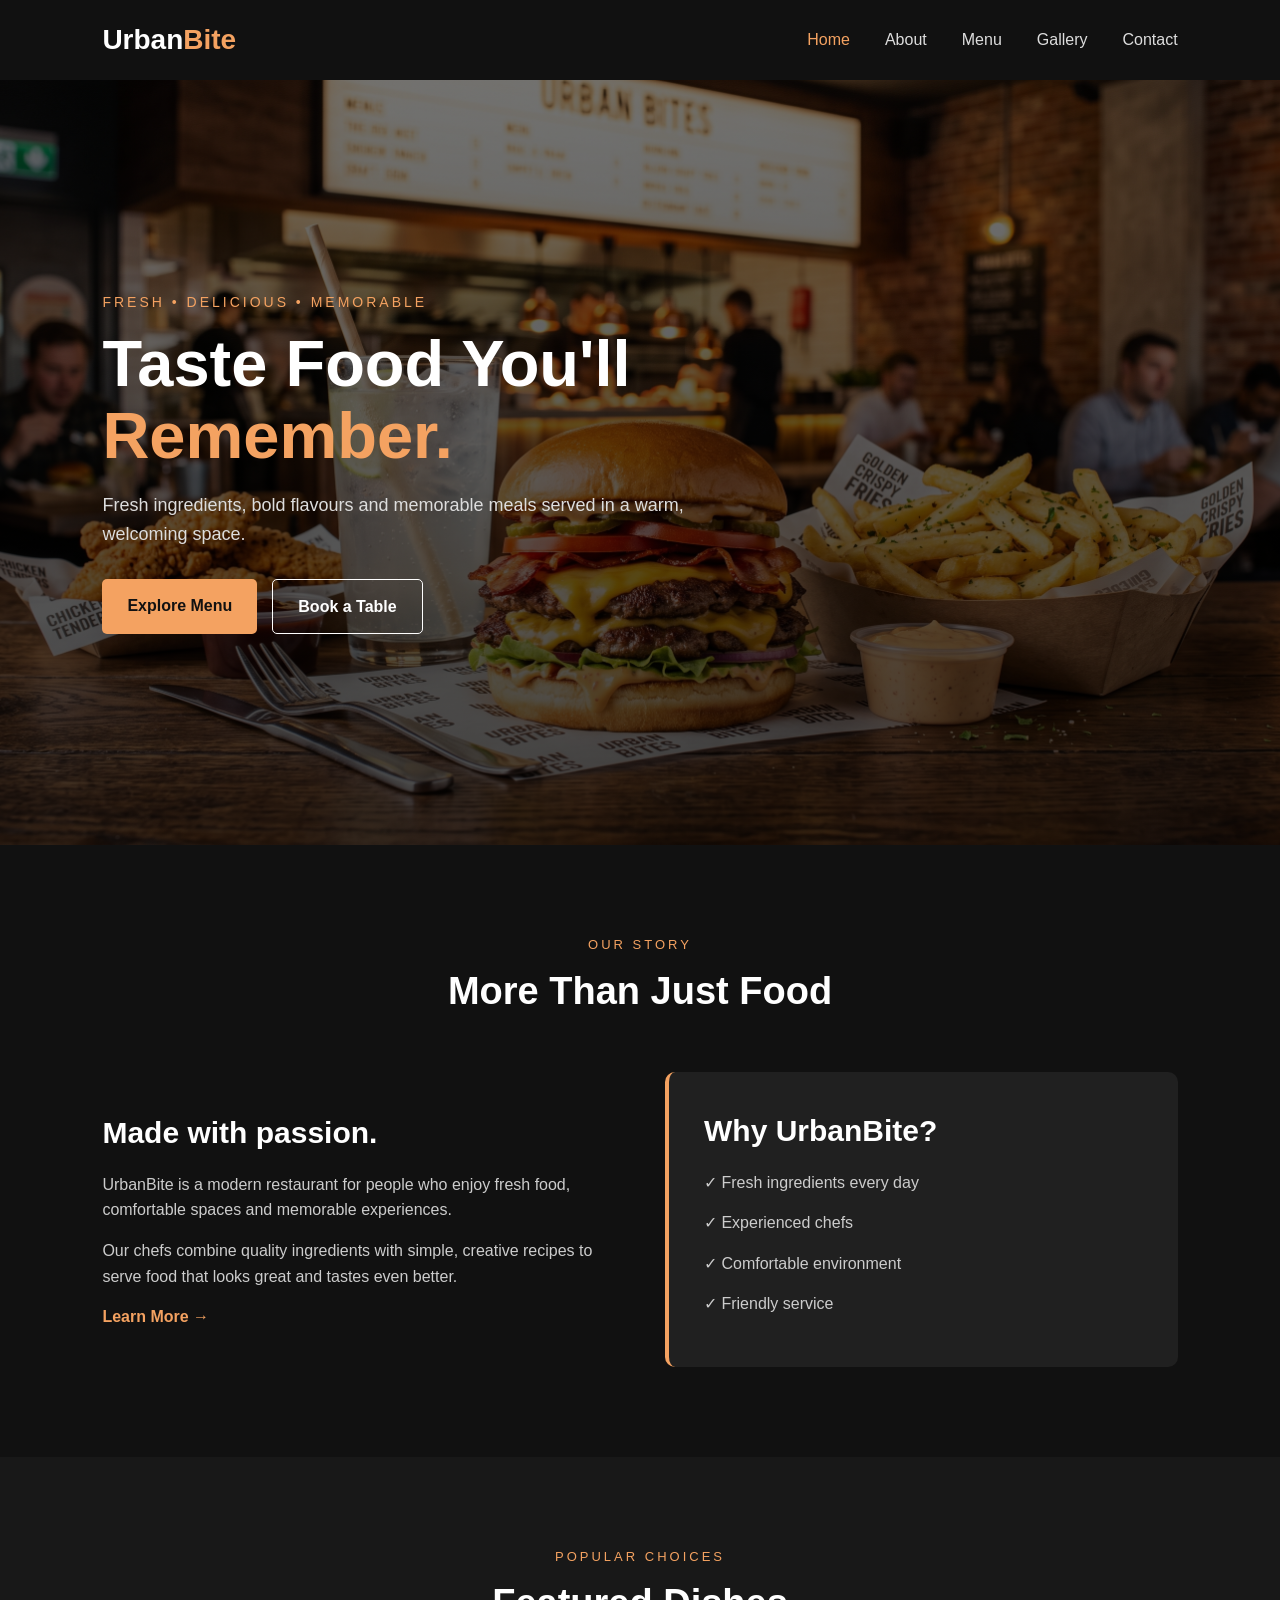
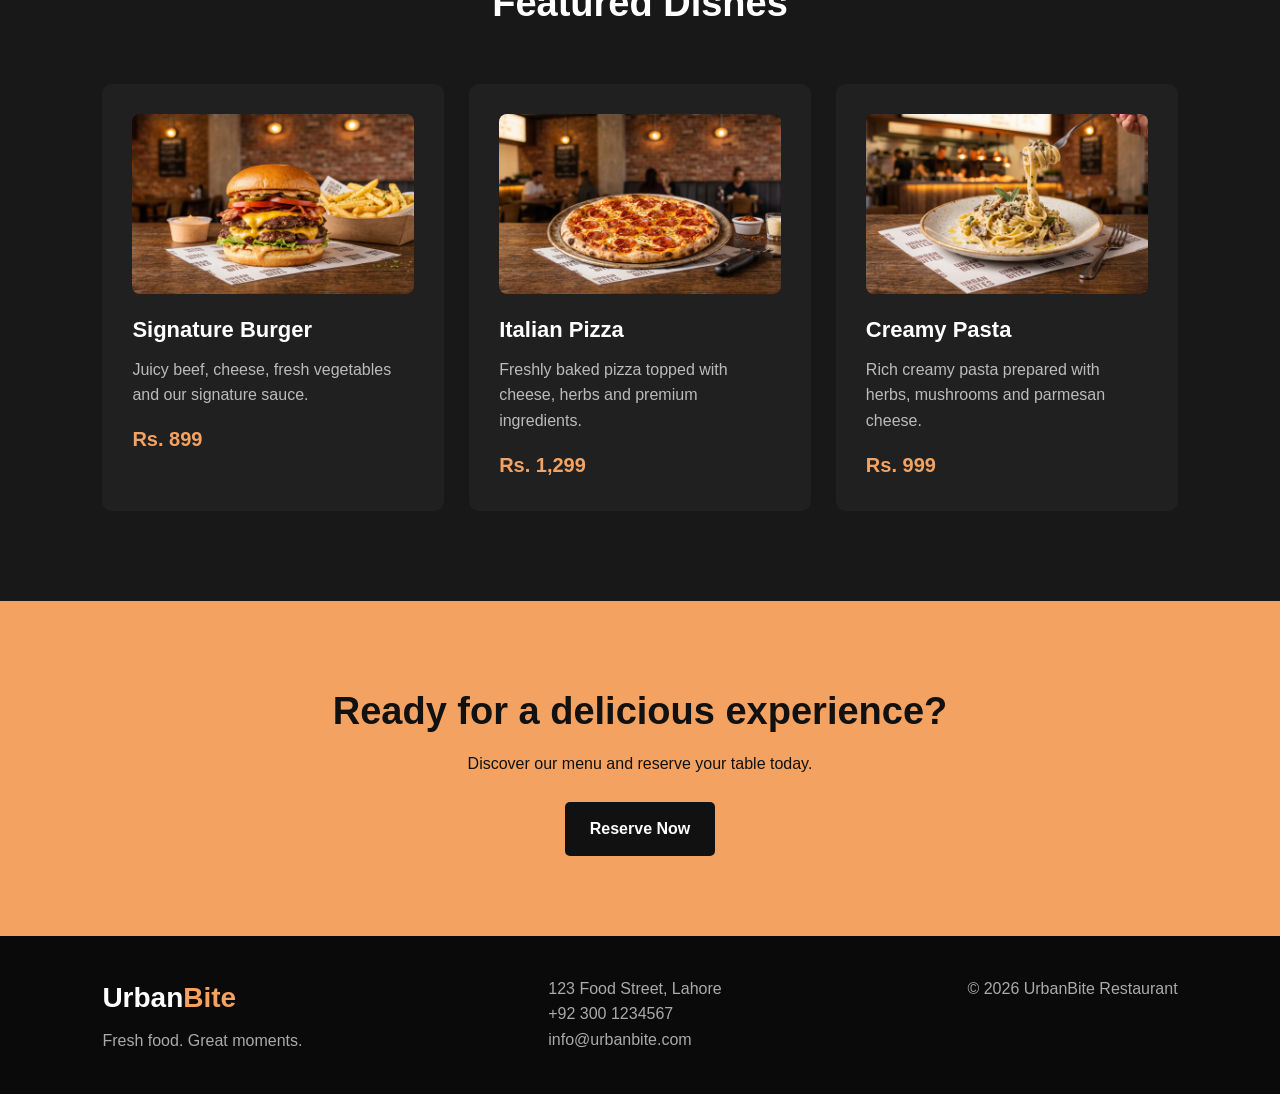
<file: index.html>
<!DOCTYPE html>
<html lang="en">
<head>
    <meta charset="UTF-8">
    <meta name="viewport" content="width=device-width, initial-scale=1.0">
    <title>UrbanBite Restaurant</title>
    <link rel="stylesheet" href="css/style.css">
</head>
<body>
    <header>
        <nav class="navbar">
            <a href="index.html" class="logo">Urban<span>Bite</span></a>
            <ul class="nav-links" id="navLinks">
                <li><a href="index.html" class="active">Home</a></li>
                <li><a href="about.html">About</a></li>
                <li><a href="menu.html">Menu</a></li>
                <li><a href="gallery.html">Gallery</a></li>
                <li><a href="contact.html">Contact</a></li>
            </ul>
            <button class="menu-btn" id="menuBtn" type="button" aria-label="Open navigation menu">☰</button>
        </nav>
    </header>

    <main>
        <section class="hero">
            <div class="hero-content">
                <p class="small-heading">FRESH • DELICIOUS • MEMORABLE</p>
                <h1>Taste Food You'll <span>Remember.</span></h1>
                <p>Fresh ingredients, bold flavours and memorable meals served in a warm, welcoming space.</p>
                <div class="hero-buttons">
                    <a href="menu.html" class="btn primary-btn">Explore Menu</a>
                    <a href="contact.html" class="btn secondary-btn">Book a Table</a>
                </div>
            </div>
        </section>

        <section class="section">
            <div class="section-heading">
                <p>OUR STORY</p>
                <h2>More Than Just Food</h2>
            </div>
            <div class="two-column">
                <div>
                    <h3>Made with passion.</h3>
                    <p>UrbanBite is a modern restaurant for people who enjoy fresh food, comfortable spaces and memorable experiences.</p>
                    <p>Our chefs combine quality ingredients with simple, creative recipes to serve food that looks great and tastes even better.</p>
                    <a href="about.html" class="text-link">Learn More →</a>
                </div>
                <div class="info-card">
                    <h3>Why UrbanBite?</h3>
                    <p>✓ Fresh ingredients every day</p>
                    <p>✓ Experienced chefs</p>
                    <p>✓ Comfortable environment</p>
                    <p>✓ Friendly service</p>
                </div>
            </div>
        </section>

        <section class="section dark-section">
            <div class="section-heading">
                <p>POPULAR CHOICES</p>
                <h2>Featured Dishes</h2>
            </div>
            <div class="card-container">
                <article class="food-card">
                    <img src="images/burger.jpeg" alt="Signature burger">
                    <h3>Signature Burger</h3>
                    <p>Juicy beef, cheese, fresh vegetables and our signature sauce.</p>
                    <span>Rs. 899</span>
                </article>
                <article class="food-card">
                    <img src="images/pizza.jpeg" alt="Italian pizza">
                    <h3>Italian Pizza</h3>
                    <p>Freshly baked pizza topped with cheese, herbs and premium ingredients.</p>
                    <span>Rs. 1,299</span>
                </article>
                <article class="food-card">
                    <img src="images/pasta.jpeg" alt="Creamy pasta">
                    <h3>Creamy Pasta</h3>
                    <p>Rich creamy pasta prepared with herbs, mushrooms and parmesan cheese.</p>
                    <span>Rs. 999</span>
                </article>
            </div>
        </section>

        <section class="cta">
            <h2>Ready for a delicious experience?</h2>
            <p>Discover our menu and reserve your table today.</p>
            <a href="contact.html" class="btn primary-btn">Reserve Now</a>
        </section>
    </main>

    <footer>
        <div><h2 class="logo">Urban<span>Bite</span></h2><p>Fresh food. Great moments.</p></div>
        <div><p>123 Food Street, Lahore</p><p>+92 300 1234567</p><p>info@urbanbite.com</p></div>
        <p>© 2026 UrbanBite Restaurant</p>
    </footer>
    <script src="js/script.js"></script>
</body>
</html>
</file>
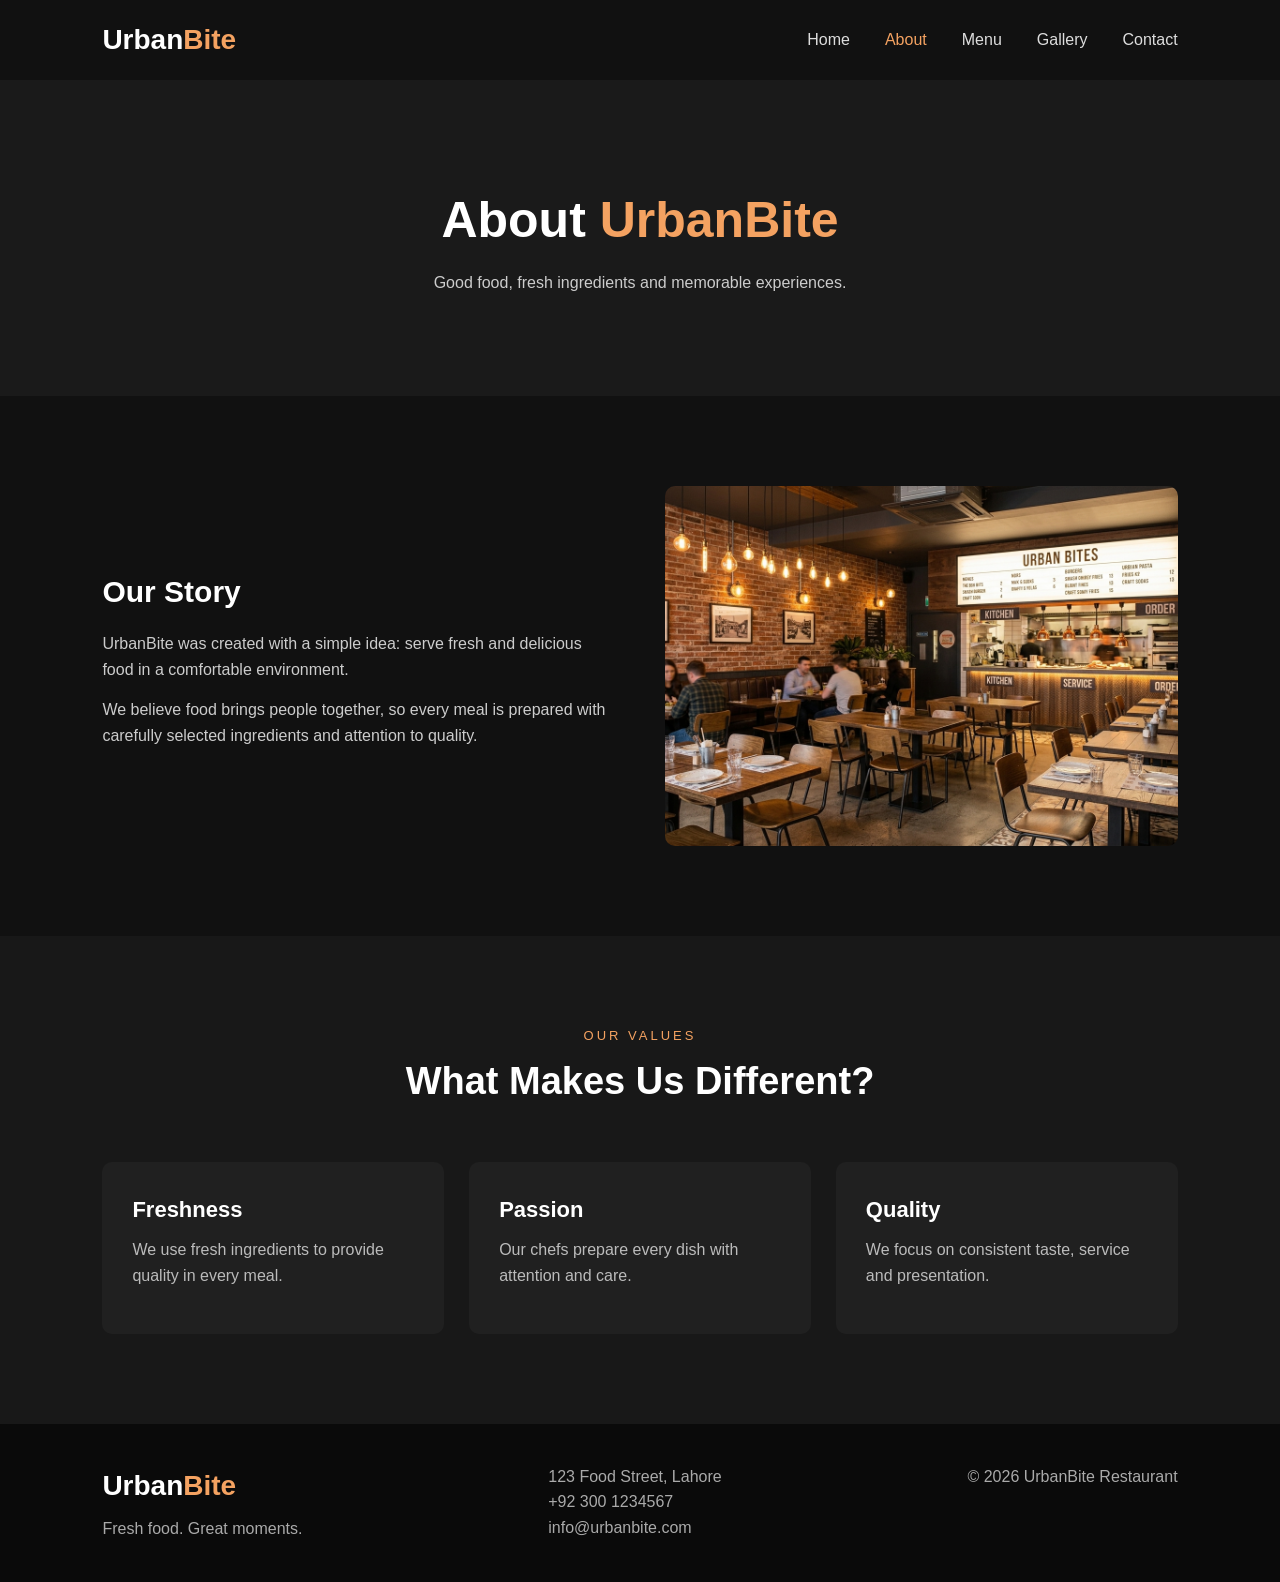
<file: about.html>
<!DOCTYPE html>
<html lang="en">
<head>
    <meta charset="UTF-8">
    <meta name="viewport" content="width=device-width, initial-scale=1.0">
    <title>About - UrbanBite</title>
    <link rel="stylesheet" href="css/style.css">
</head>
<body>
    <header>
        <nav class="navbar">
            <a href="index.html" class="logo">Urban<span>Bite</span></a>
            <ul class="nav-links" id="navLinks">
                <li><a href="index.html">Home</a></li>
                <li><a href="about.html" class="active">About</a></li>
                <li><a href="menu.html">Menu</a></li>
                <li><a href="gallery.html">Gallery</a></li>
                <li><a href="contact.html">Contact</a></li>
            </ul>
            <button class="menu-btn" id="menuBtn" type="button" aria-label="Open navigation menu">☰</button>
        </nav>
    </header>

    <main>
        <section class="page-header">
            <h1>About <span>UrbanBite</span></h1>
            <p>Good food, fresh ingredients and memorable experiences.</p>
        </section>

        <section class="section">
            <div class="two-column">
                <div>
                    <h3>Our Story</h3>
                    <p>UrbanBite was created with a simple idea: serve fresh and delicious food in a comfortable environment.</p>
                    <p>We believe food brings people together, so every meal is prepared with carefully selected ingredients and attention to quality.</p>
                </div>
                <img class="about-image" src="images/indoor.jpeg" alt="UrbanBite restaurant interior">
            </div>
        </section>

        <section class="section dark-section">
            <div class="section-heading">
                <p>OUR VALUES</p>
                <h2>What Makes Us Different?</h2>
            </div>
            <div class="card-container">
                <article class="value-card"><h3>Freshness</h3><p>We use fresh ingredients to provide quality in every meal.</p></article>
                <article class="value-card"><h3>Passion</h3><p>Our chefs prepare every dish with attention and care.</p></article>
                <article class="value-card"><h3>Quality</h3><p>We focus on consistent taste, service and presentation.</p></article>
            </div>
        </section>
    </main>

    <footer>
        <div><h2 class="logo">Urban<span>Bite</span></h2><p>Fresh food. Great moments.</p></div>
        <div><p>123 Food Street, Lahore</p><p>+92 300 1234567</p><p>info@urbanbite.com</p></div>
        <p>© 2026 UrbanBite Restaurant</p>
    </footer>
    <script src="js/script.js"></script>
</body>
</html>
</file>
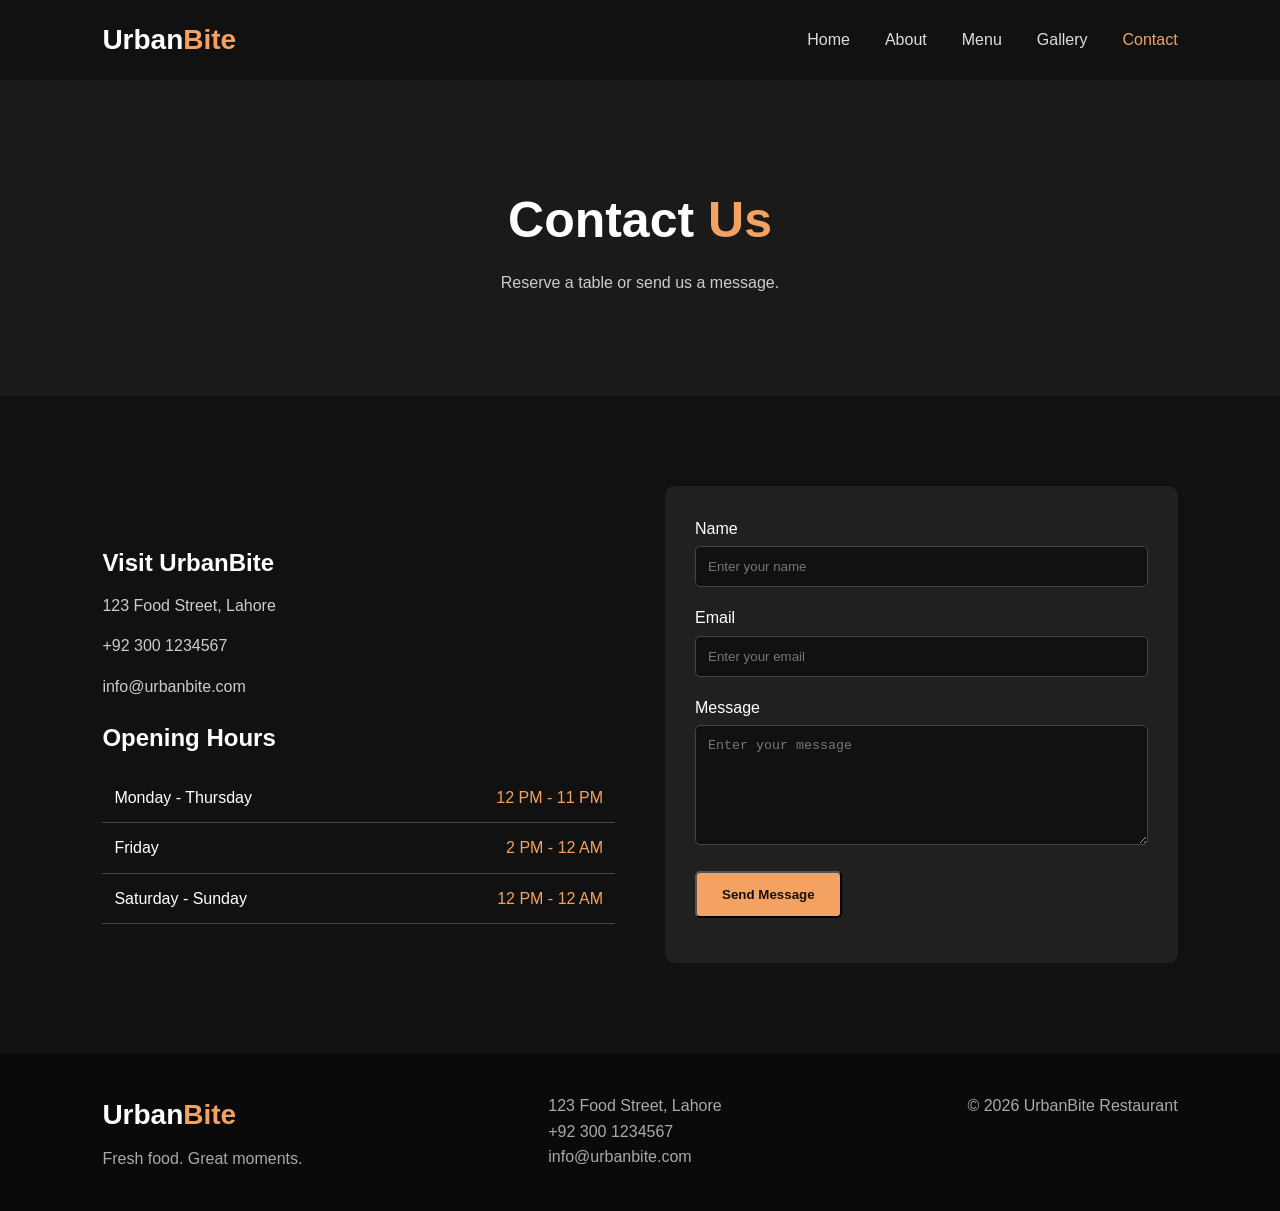
<file: contact.html>
<!DOCTYPE html>
<html lang="en">
<head>
    <meta charset="UTF-8">
    <meta name="viewport" content="width=device-width, initial-scale=1.0">
    <title>Contact - UrbanBite</title>
    <link rel="stylesheet" href="css/style.css">
</head>
<body>
    <header>
        <nav class="navbar">
            <a href="index.html" class="logo">Urban<span>Bite</span></a>
            <ul class="nav-links" id="navLinks">
                <li><a href="index.html">Home</a></li>
                <li><a href="about.html">About</a></li>
                <li><a href="menu.html">Menu</a></li>
                <li><a href="gallery.html">Gallery</a></li>
                <li><a href="contact.html" class="active">Contact</a></li>
            </ul>
            <button class="menu-btn" id="menuBtn" type="button" aria-label="Open navigation menu">☰</button>
        </nav>
    </header>

    <main>
        <section class="page-header">
            <h1>Contact <span>Us</span></h1>
            <p>Reserve a table or send us a message.</p>
        </section>

        <section class="section">
            <div class="contact-container">
                <div class="contact-info">
                    <h2>Visit UrbanBite</h2>
                    <p>123 Food Street, Lahore</p>
                    <p>+92 300 1234567</p>
                    <p>info@urbanbite.com</p>
                    <h2>Opening Hours</h2>
                    <table class="hours-table">
                        <tr><td>Monday - Thursday</td><td>12 PM - 11 PM</td></tr>
                        <tr><td>Friday</td><td>2 PM - 12 AM</td></tr>
                        <tr><td>Saturday - Sunday</td><td>12 PM - 12 AM</td></tr>
                    </table>
                </div>

                <form id="contactForm">
                    <div class="form-group">
                        <label for="name">Name</label>
                        <input type="text" id="name" placeholder="Enter your name">
                    </div>
                    <div class="form-group">
                        <label for="email">Email</label>
                        <input type="email" id="email" placeholder="Enter your email">
                    </div>
                    <div class="form-group">
                        <label for="message">Message</label>
                        <textarea id="message" placeholder="Enter your message"></textarea>
                    </div>
                    <button type="submit" class="btn primary-btn">Send Message</button>
                    <p class="form-message" id="formMessage"></p>
                </form>
            </div>
        </section>
    </main>

    <footer>
        <div><h2 class="logo">Urban<span>Bite</span></h2><p>Fresh food. Great moments.</p></div>
        <div><p>123 Food Street, Lahore</p><p>+92 300 1234567</p><p>info@urbanbite.com</p></div>
        <p>© 2026 UrbanBite Restaurant</p>
    </footer>
    <script src="js/script.js"></script>
</body>
</html>
</file>
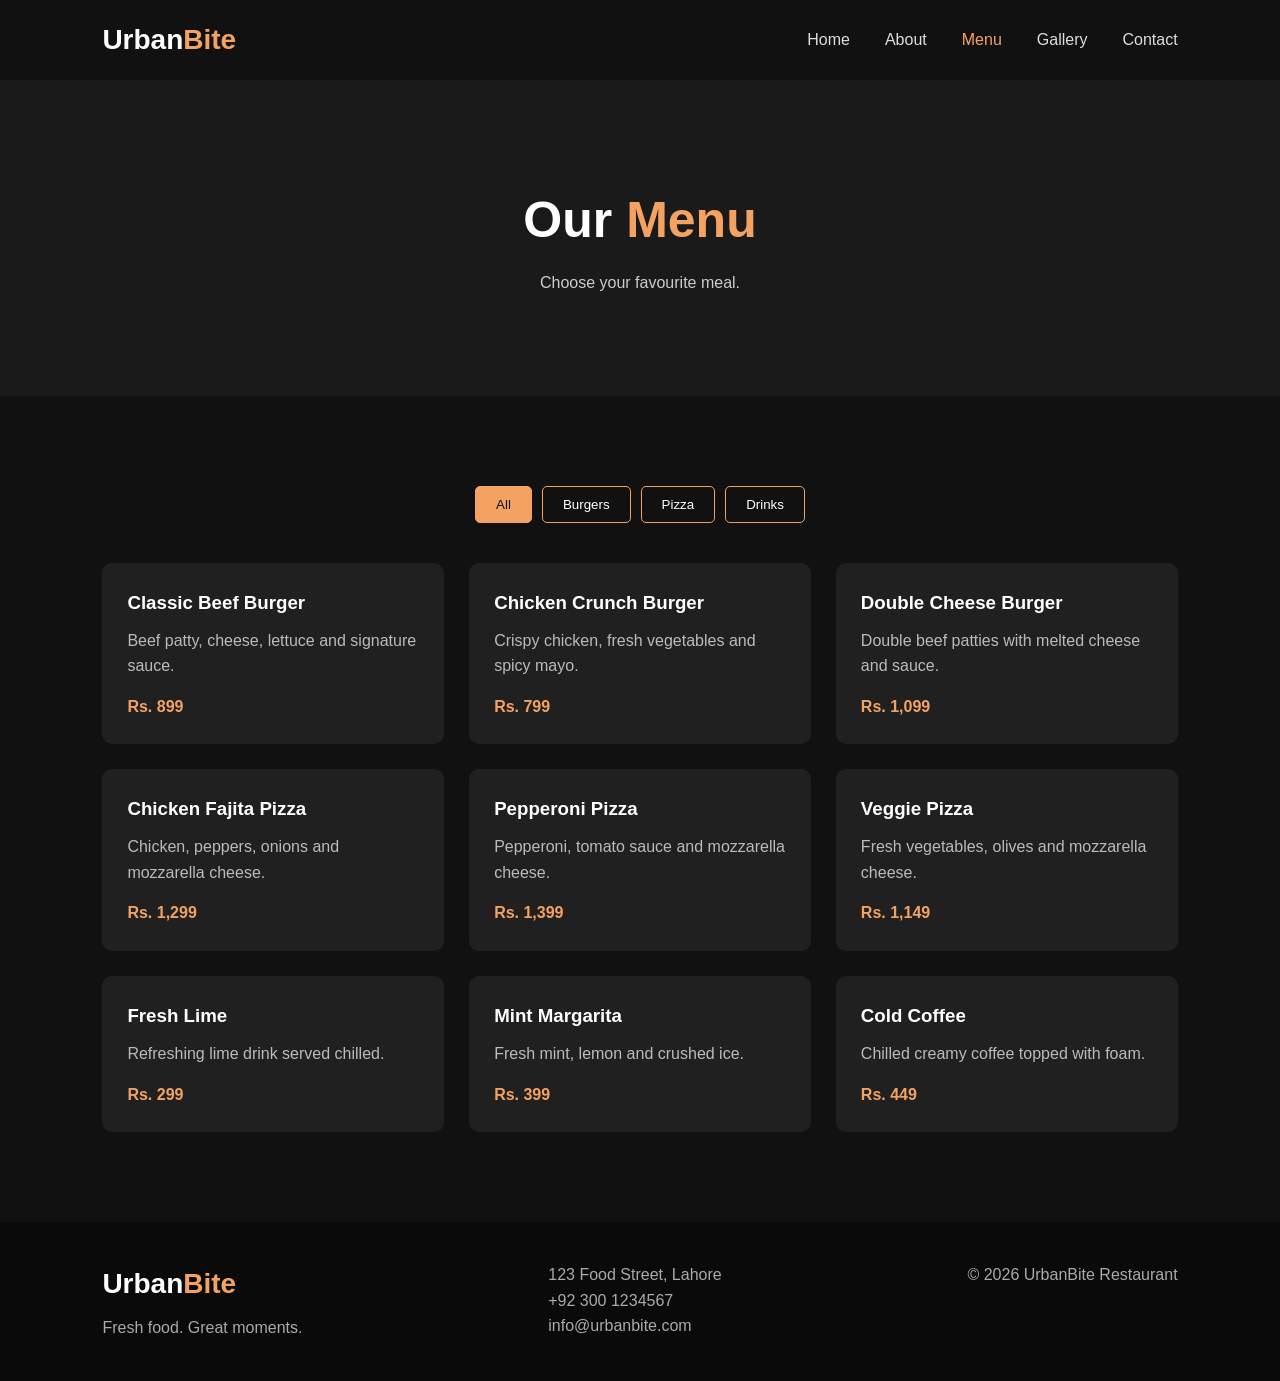
<file: menu.html>
<!DOCTYPE html>
<html lang="en">
<head>
    <meta charset="UTF-8">
    <meta name="viewport" content="width=device-width, initial-scale=1.0">
    <title>Menu - UrbanBite</title>
    <link rel="stylesheet" href="css/style.css">
</head>
<body>
    <header>
        <nav class="navbar">
            <a href="index.html" class="logo">Urban<span>Bite</span></a>
            <ul class="nav-links" id="navLinks">
                <li><a href="index.html">Home</a></li>
                <li><a href="about.html">About</a></li>
                <li><a href="menu.html" class="active">Menu</a></li>
                <li><a href="gallery.html">Gallery</a></li>
                <li><a href="contact.html">Contact</a></li>
            </ul>
            <button class="menu-btn" id="menuBtn" type="button" aria-label="Open navigation menu">☰</button>
        </nav>
    </header>

    <main>
        <section class="page-header">
            <h1>Our <span>Menu</span></h1>
            <p>Choose your favourite meal.</p>
        </section>

        <section class="section">
            <div class="filter-buttons">
                <button class="filter-btn active" data-category="all">All</button>
                <button class="filter-btn" data-category="burger">Burgers</button>
                <button class="filter-btn" data-category="pizza">Pizza</button>
                <button class="filter-btn" data-category="drink">Drinks</button>
            </div>

            <div class="menu-grid">
                <article class="menu-item" data-category="burger"><h3>Classic Beef Burger</h3><p>Beef patty, cheese, lettuce and signature sauce.</p><span>Rs. 899</span></article>
                <article class="menu-item" data-category="burger"><h3>Chicken Crunch Burger</h3><p>Crispy chicken, fresh vegetables and spicy mayo.</p><span>Rs. 799</span></article>
                <article class="menu-item" data-category="burger"><h3>Double Cheese Burger</h3><p>Double beef patties with melted cheese and sauce.</p><span>Rs. 1,099</span></article>
                <article class="menu-item" data-category="pizza"><h3>Chicken Fajita Pizza</h3><p>Chicken, peppers, onions and mozzarella cheese.</p><span>Rs. 1,299</span></article>
                <article class="menu-item" data-category="pizza"><h3>Pepperoni Pizza</h3><p>Pepperoni, tomato sauce and mozzarella cheese.</p><span>Rs. 1,399</span></article>
                <article class="menu-item" data-category="pizza"><h3>Veggie Pizza</h3><p>Fresh vegetables, olives and mozzarella cheese.</p><span>Rs. 1,149</span></article>
                <article class="menu-item" data-category="drink"><h3>Fresh Lime</h3><p>Refreshing lime drink served chilled.</p><span>Rs. 299</span></article>
                <article class="menu-item" data-category="drink"><h3>Mint Margarita</h3><p>Fresh mint, lemon and crushed ice.</p><span>Rs. 399</span></article>
                <article class="menu-item" data-category="drink"><h3>Cold Coffee</h3><p>Chilled creamy coffee topped with foam.</p><span>Rs. 449</span></article>
            </div>
        </section>
    </main>

    <footer>
        <div><h2 class="logo">Urban<span>Bite</span></h2><p>Fresh food. Great moments.</p></div>
        <div><p>123 Food Street, Lahore</p><p>+92 300 1234567</p><p>info@urbanbite.com</p></div>
        <p>© 2026 UrbanBite Restaurant</p>
    </footer>
    <script src="js/script.js"></script>
</body>
</html>
</file>
<file: css/style.css>
/* Basic reset */
* { margin: 0; padding: 0; box-sizing: border-box; }
body { font-family: Arial, Helvetica, sans-serif; background: #111; color: #fff; line-height: 1.6; }
a { text-decoration: none; }
img { width: 100%; display: block; }

/* Navigation */
.navbar {
    height: 80px; display: flex; justify-content: space-between; align-items: center;
    padding: 0 8%; background: #111; position: sticky; top: 0; z-index: 1000;
}
.logo { color: #fff; font-size: 28px; font-weight: bold; }
.logo span, .page-header span, .text-link, .menu-item span, .food-card span, .hours-table td:last-child { color: #f4a261; }
.nav-links { list-style: none; display: flex; gap: 35px; }
.nav-links a { color: #ddd; transition: 0.3s; }
.nav-links a:hover, .nav-links a.active { color: #f4a261; }
.menu-btn { display: none; background: none; border: none; color: #fff; font-size: 28px; cursor: pointer; }

/* Hero */
.hero {
    min-height: 85vh; display: flex; align-items: center; padding: 60px 8%;
    background: linear-gradient(rgba(0,0,0,.55), rgba(0,0,0,.72)), url("../images/hero_image.jpeg");
    background-size: cover; background-position: center;
}
.hero-content { max-width: 700px; }
.small-heading { color: #f4a261; letter-spacing: 3px; font-size: 14px; margin-bottom: 15px; }
.hero h1 { font-size: 65px; line-height: 1.1; margin-bottom: 20px; }
.hero h1 span { color: #f4a261; }
.hero-content > p:not(.small-heading) { color: #ddd; max-width: 600px; font-size: 18px; margin-bottom: 30px; }
.hero-buttons { display: flex; gap: 15px; }

/* Buttons */
.btn { display: inline-block; padding: 14px 25px; border-radius: 5px; font-weight: bold; transition: .3s; }
.primary-btn { background: #f4a261; color: #111; }
.primary-btn:hover { background: #e8904e; }
.secondary-btn { color: #fff; border: 1px solid #fff; }
.secondary-btn:hover { background: #fff; color: #111; }

/* Sections */
.section { padding: 90px 8%; }
.dark-section { background: #181818; }
.section-heading { text-align: center; margin-bottom: 50px; }
.section-heading p { color: #f4a261; letter-spacing: 3px; font-size: 13px; }
.section-heading h2 { font-size: 38px; margin-top: 5px; }
.two-column, .contact-container { display: grid; grid-template-columns: 1fr 1fr; gap: 50px; align-items: center; }
.two-column h3 { font-size: 30px; margin-bottom: 15px; }
.two-column p, .contact-info p { color: #ccc; margin-bottom: 15px; }
.text-link { font-weight: bold; }
.about-image { height: 360px; object-fit: cover; border-radius: 10px; }

/* Cards */
.info-card, .food-card, .menu-item, .value-card, form { background: #202020; border-radius: 10px; }
.info-card { padding: 35px; border-left: 4px solid #f4a261; }
.info-card p { margin: 15px 0; }
.card-container, .menu-grid { display: grid; grid-template-columns: repeat(3, 1fr); gap: 25px; }
.food-card, .value-card { padding: 30px; transition: .3s; }
.food-card:hover, .value-card:hover { transform: translateY(-6px); }
.food-card > img { height: 180px; object-fit: cover; border-radius: 8px; margin-bottom: 18px; }
.food-card h3, .value-card h3 { font-size: 22px; margin-bottom: 10px; }
.food-card p, .menu-item p, .value-card p { color: #bbb; margin-bottom: 15px; }
.food-card span { font-size: 20px; font-weight: bold; }

/* CTA */
.cta { padding: 80px 8%; text-align: center; background: #f4a261; color: #111; }
.cta h2 { font-size: 38px; margin-bottom: 10px; }
.cta p { margin-bottom: 25px; }
.cta .primary-btn { background: #111; color: #fff; }

/* Inner page header */
.page-header { padding: 100px 8%; text-align: center; background: #1a1a1a; }
.page-header h1 { font-size: 50px; }
.page-header p { color: #ccc; margin-top: 10px; }

/* Menu */
.filter-buttons { display: flex; justify-content: center; flex-wrap: wrap; gap: 10px; margin-bottom: 40px; }
.filter-btn { padding: 10px 20px; border: 1px solid #f4a261; background: transparent; color: #fff; border-radius: 5px; cursor: pointer; }
.filter-btn:hover, .filter-btn.active { background: #f4a261; color: #111; }
.menu-item { padding: 25px; }
.menu-item h3 { margin-bottom: 10px; }
.menu-item span { font-weight: bold; }

/* Gallery */
.gallery-grid {
    width: 100%; max-width: 1200px; margin: 0 auto; display: grid;
    grid-template-columns: repeat(3, minmax(0, 1fr)); gap: 20px;
}
.gallery-grid img { width: 100%; height: 280px; object-fit: cover; border-radius: 10px; cursor: pointer; transition: .3s; }
.gallery-grid img:hover { transform: scale(1.03); }
.gallery-modal {
    display: none; position: fixed; inset: 0; background: rgba(0,0,0,.9);
    justify-content: center; align-items: center; z-index: 2000;
}
.gallery-modal.show { display: flex; }
.gallery-modal img { width: 80%; max-width: 800px; max-height: 80vh; object-fit: contain; border-radius: 8px; }
.gallery-modal button { position: absolute; top: 20px; right: 30px; background: none; border: none; color: #fff; font-size: 45px; cursor: pointer; }

/* Contact */
.contact-info h2 { margin: 20px 0 10px; }
.hours-table { width: 100%; margin-top: 15px; border-collapse: collapse; }
.hours-table td { padding: 12px; border-bottom: 1px solid #444; }
.hours-table td:last-child { text-align: right; }
form { padding: 30px; }
.form-group { margin-bottom: 18px; }
.form-group label { display: block; margin-bottom: 5px; }
.form-group input, .form-group textarea { width: 100%; padding: 12px; background: #111; border: 1px solid #444; color: #fff; border-radius: 5px; }
.form-group textarea { min-height: 120px; resize: vertical; }
.form-message { margin-top: 15px; font-weight: bold; }

/* Footer */
footer { padding: 40px 8%; background: #0a0a0a; display: flex; justify-content: space-between; gap: 30px; color: #aaa; }
footer .logo { margin-bottom: 8px; }

/* Responsive */
@media (max-width: 850px) {
    .nav-links {
        display: none; position: absolute; top: 80px; left: 0; width: 100%; padding: 25px;
        background: #181818; flex-direction: column; text-align: center;
    }
    .nav-links.show { display: flex; }
    .menu-btn { display: block; }
    .hero h1 { font-size: 45px; }
    .two-column, .card-container, .menu-grid, .gallery-grid, .contact-container { grid-template-columns: 1fr; }
    .gallery-grid img { height: 300px; }
    footer { flex-direction: column; }
}

@media (max-width: 500px) {
    .hero h1 { font-size: 37px; }
    .section-heading h2, .cta h2 { font-size: 30px; }
    .hero-buttons { flex-direction: column; align-items: flex-start; }
    .gallery-grid img { height: 240px; }
}
</file>
